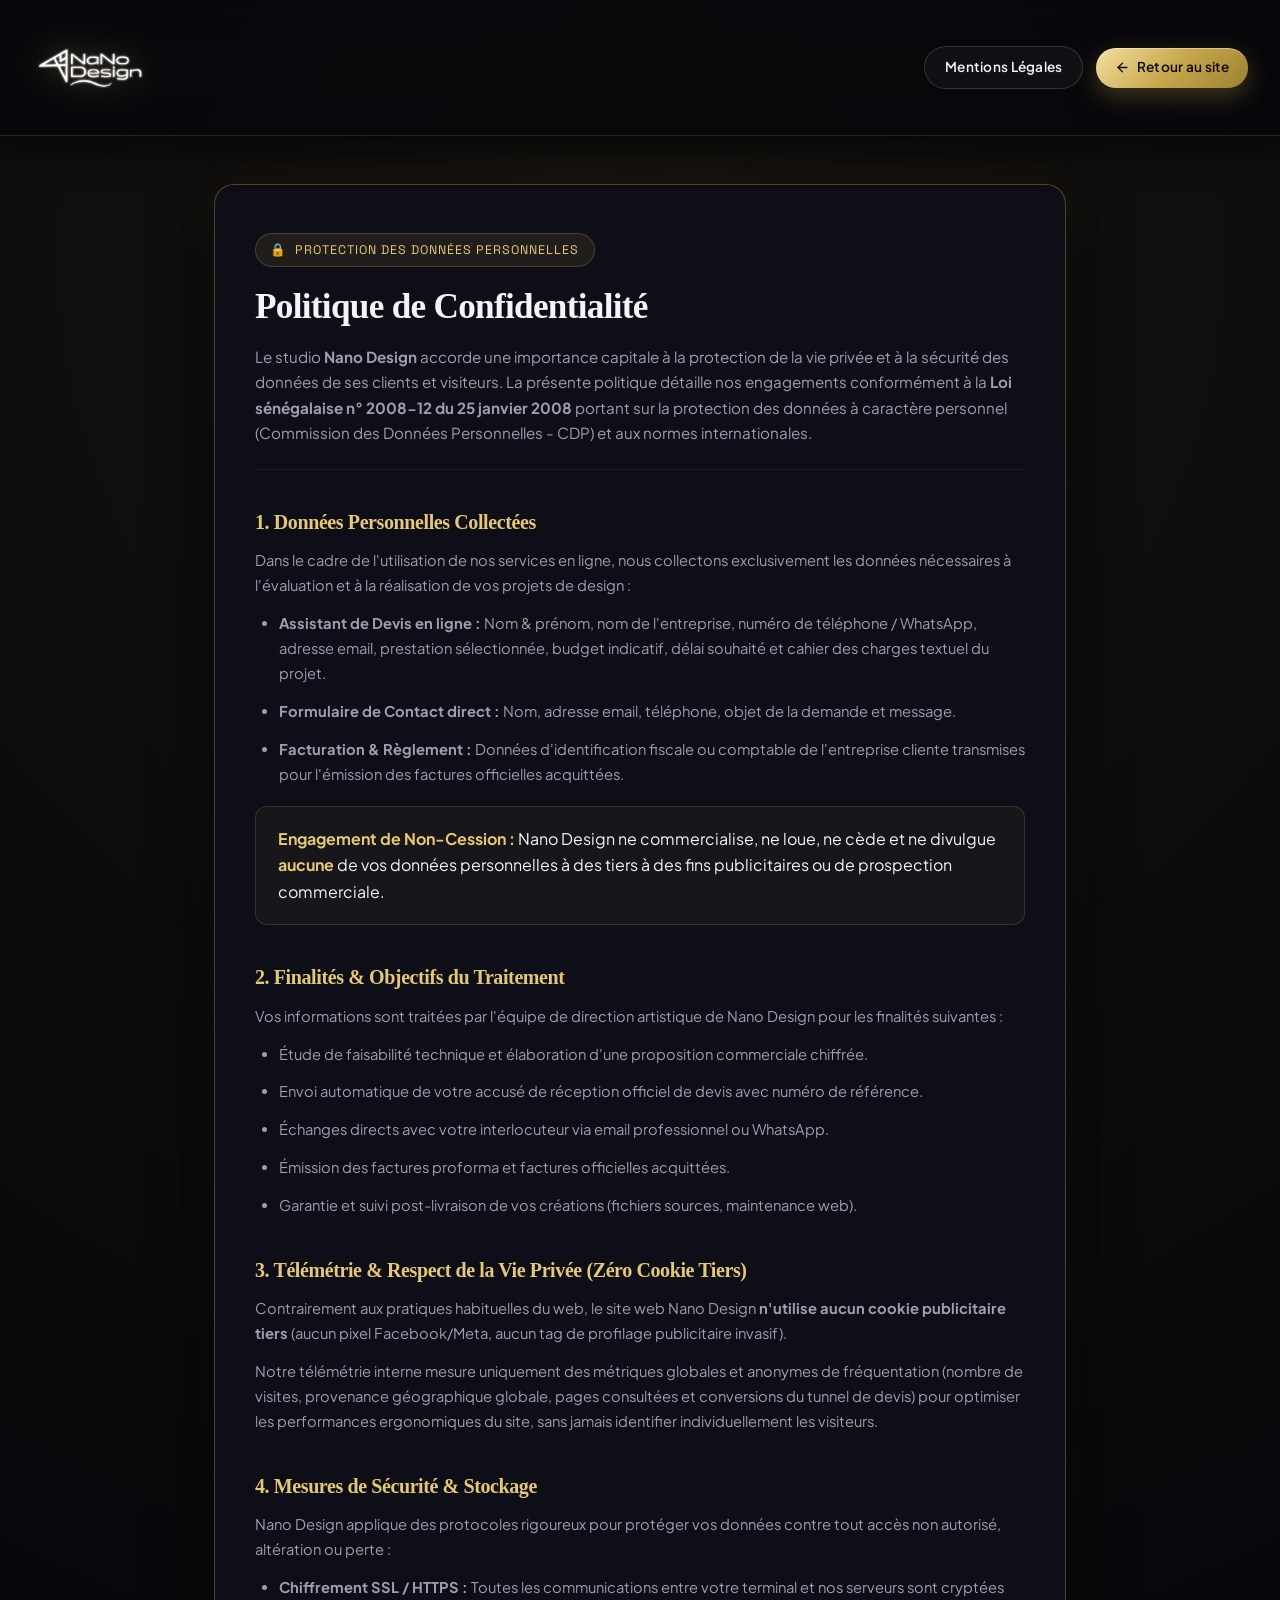
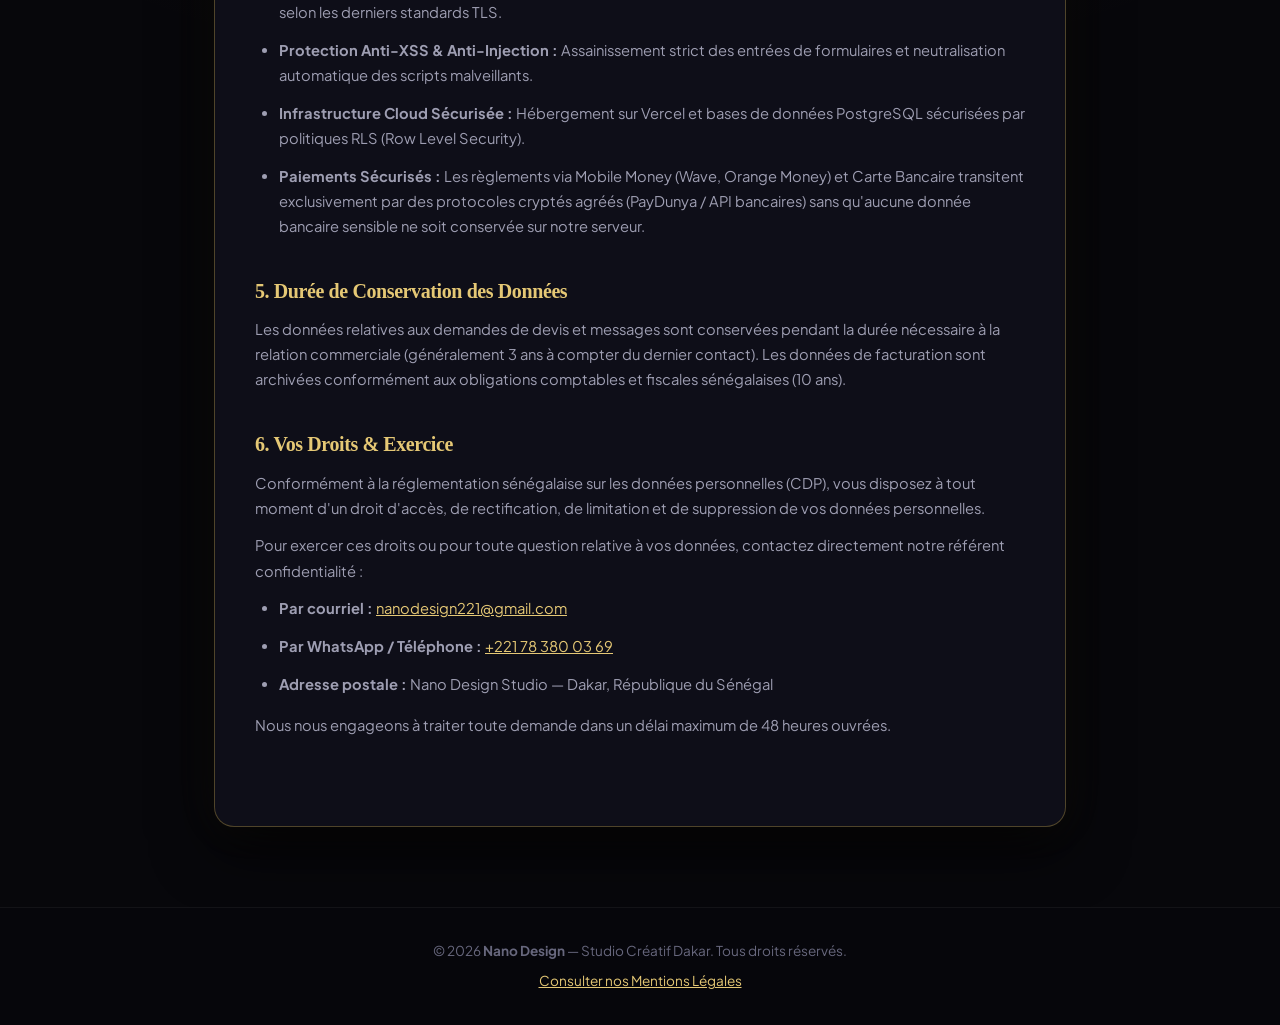
<file: confidentialite.html>
<!DOCTYPE html>
<html lang="fr">
<head>
  <meta charset="UTF-8">
  <meta name="viewport" content="width=device-width, initial-scale=1.0">
  <title>Politique de Confidentialité — Nano Design Studio Dakar</title>
  <!-- Favicon / Icône d'onglet navigateur officiel Nano Design -->
  <link rel="icon" type="image/png" sizes="512x512" href="assets/Favicon.png">
  <link rel="shortcut icon" href="assets/Favicon.png">
  <link rel="apple-touch-icon" href="assets/Favicon.png">
  <meta name="description" content="Politique de confidentialité et protection des données personnelles de Nano Design Studio (Dakar, Sénégal), conforme à la loi sénégalaise CDP.">
  <meta name="robots" content="index, follow">

  <!-- Google Fonts -->
  <link rel="preconnect" href="https://fonts.googleapis.com">
  <link rel="preconnect" href="https://fonts.gstatic.com" crossorigin>
  <link href="https://fonts.googleapis.com/css2?family=Plus+Jakarta+Sans:wght@400;500;600;700&family=Space+Grotesk:wght@400;500;600;700&family=Syne:wght@600;700;800&display=swap" rel="stylesheet">

  <link rel="stylesheet" href="css/style.css?v=3.6">

  <style>
    body.privacy-page {
      background: radial-gradient(circle at 50% 10%, rgba(201, 168, 76, 0.07) 0%, transparent 60%), #07070B;
      color: var(--text-primary);
      min-height: 100vh;
      display: flex;
      flex-direction: column;
    }

    .privacy-nav-header {
      padding: 0.6rem 0;
      border-bottom: 1px solid rgba(201, 168, 76, 0.18);
      background: rgba(8, 8, 12, 0.94);
      backdrop-filter: blur(20px);
      position: sticky;
      top: 0;
      z-index: 1000;
      box-shadow: 0 10px 30px rgba(0, 0, 0, 0.6);
      transition: all var(--transition-normal);
    }

    .privacy-nav-header .header-inner {
      display: flex;
      align-items: center;
      justify-content: space-between;
      gap: 1.5rem;
    }

    .privacy-header-actions {
      display: flex;
      gap: 0.8rem;
      align-items: center;
    }

    .privacy-back-btn {
      white-space: nowrap;
      display: inline-flex;
      align-items: center;
      gap: 0.45rem;
      padding: 0.55rem 1.15rem;
    }

    .btn-text-mobile {
      display: none;
    }

    .privacy-container {
      max-width: 900px;
      margin: 3rem auto 5rem;
      padding: 0 1.5rem;
      flex-grow: 1;
    }

    .privacy-card {
      background: #0E0E18;
      border: 1px solid var(--border-gold);
      border-radius: var(--radius-lg);
      padding: 3rem 2.5rem;
      box-shadow: 0 20px 60px rgba(0, 0, 0, 0.8), 0 0 40px rgba(201, 168, 76, 0.08);
    }

    .privacy-badge {
      display: inline-flex;
      align-items: center;
      gap: 0.5rem;
      font-family: var(--font-tech);
      font-size: 0.78rem;
      color: var(--gold-light);
      background: rgba(201, 168, 76, 0.1);
      border: 1px solid rgba(201, 168, 76, 0.25);
      padding: 0.35rem 0.9rem;
      border-radius: var(--radius-full);
      text-transform: uppercase;
      letter-spacing: 0.08em;
      margin-bottom: 1.2rem;
    }

    .privacy-title {
      font-family: var(--font-display);
      font-size: 2.2rem;
      font-weight: 800;
      color: var(--text-primary);
      margin-bottom: 1rem;
      line-height: 1.2;
    }

    .privacy-subtitle {
      color: var(--text-secondary);
      font-size: 0.95rem;
      margin-bottom: 2.5rem;
      padding-bottom: 1.5rem;
      border-bottom: 1px solid rgba(255, 255, 255, 0.06);
    }

    .privacy-section {
      margin-bottom: 2.5rem;
    }

    .privacy-section h3 {
      font-family: var(--font-display);
      font-size: 1.25rem;
      color: var(--gold-light);
      margin-bottom: 0.9rem;
      display: flex;
      align-items: center;
      gap: 0.6rem;
    }

    .privacy-section p, .privacy-section li {
      font-size: 0.92rem;
      color: var(--text-secondary);
      line-height: 1.7;
      margin-bottom: 0.8rem;
    }

    .privacy-section ul {
      padding-left: 1.5rem;
      margin-bottom: 1rem;
    }

    .privacy-highlight-box {
      background: rgba(201, 168, 76, 0.05);
      border: 1px solid rgba(201, 168, 76, 0.2);
      border-radius: var(--radius-md);
      padding: 1.2rem 1.4rem;
      margin: 1.2rem 0;
    }

    .privacy-highlight-box strong {
      color: var(--gold-light);
    }

    .privacy-footer {
      border-top: 1px solid rgba(255, 255, 255, 0.05);
      padding: 2rem;
      text-align: center;
      color: var(--text-muted);
      font-size: 0.85rem;
      background: rgba(7, 7, 11, 0.95);
    }

    @media (max-width: 640px) {
      .privacy-nav-header {
        padding: 0.35rem 0;
      }
      .privacy-other-btn {
        display: none !important;
      }
      .btn-text-desktop {
        display: none;
      }
      .btn-text-mobile {
        display: inline;
      }
      .privacy-back-btn {
        padding: 0.48rem 0.95rem;
        font-size: 0.82rem;
        min-height: 38px;
        border-radius: var(--radius-full);
      }
      .privacy-container {
        margin: 1.5rem auto 3.5rem;
        padding: 0 1rem;
      }
      .privacy-card {
        padding: 1.8rem 1.2rem;
        border-radius: var(--radius-md);
      }
      .privacy-title {
        font-size: 1.65rem;
      }
      .privacy-subtitle {
        font-size: 0.88rem;
        margin-bottom: 1.8rem;
        padding-bottom: 1.2rem;
      }
    }
  </style>
</head>
<body class="privacy-page">

  <!-- Header Navigation -->
  <header class="privacy-nav-header">
    <div class="container header-inner">
      <a href="index.html#accueil" class="brand-logo" aria-label="Nano Design — Accueil" title="Retour à l'accueil Nano Design">
        <img src="assets/Logo.png" alt="Nano Design Studio" class="brand-logo-img" onerror="this.onerror=null; this.src='assets/logo.png';">
      </a>
      <div class="privacy-header-actions">
        <a href="mentions-legales.html" class="btn btn-secondary btn-sm privacy-other-btn">Mentions Légales</a>
        <a href="index.html#accueil" class="btn btn-primary btn-sm privacy-back-btn">
          <svg width="15" height="15" viewBox="0 0 24 24" fill="none" stroke="currentColor" stroke-width="2.2" stroke-linecap="round" stroke-linejoin="round">
            <line x1="19" y1="12" x2="5" y2="12"></line>
            <polyline points="12 19 5 12 12 5"></polyline>
          </svg>
          <span class="btn-text-desktop">Retour au site</span>
          <span class="btn-text-mobile">Retour</span>
        </a>
      </div>
    </div>
  </header>

  <!-- Main Privacy Container -->
  <main class="privacy-container">
    <div class="privacy-card">
      <div class="privacy-badge">
        <span>🔒</span> Protection des Données Personnelles
      </div>
      <h1 class="privacy-title">Politique de Confidentialité</h1>
      <p class="privacy-subtitle">
        Le studio <strong>Nano Design</strong> accorde une importance capitale à la protection de la vie privée et à la sécurité des données de ses clients et visiteurs. La présente politique détaille nos engagements conformément à la <strong>Loi sénégalaise n° 2008-12 du 25 janvier 2008</strong> portant sur la protection des données à caractère personnel (Commission des Données Personnelles - CDP) et aux normes internationales.
      </p>

      <!-- 1. Données Collectées -->
      <section class="privacy-section">
        <h3>1. Données Personnelles Collectées</h3>
        <p>Dans le cadre de l'utilisation de nos services en ligne, nous collectons exclusivement les données nécessaires à l'évaluation et à la réalisation de vos projets de design :</p>
        <ul>
          <li><strong>Assistant de Devis en ligne :</strong> Nom & prénom, nom de l'entreprise, numéro de téléphone / WhatsApp, adresse email, prestation sélectionnée, budget indicatif, délai souhaité et cahier des charges textuel du projet.</li>
          <li><strong>Formulaire de Contact direct :</strong> Nom, adresse email, téléphone, objet de la demande et message.</li>
          <li><strong>Facturation & Règlement :</strong> Données d'identification fiscale ou comptable de l'entreprise cliente transmises pour l'émission des factures officielles acquittées.</li>
        </ul>

        <div class="privacy-highlight-box">
          <strong>Engagement de Non-Cession :</strong> Nano Design ne commercialise, ne loue, ne cède et ne divulgue <strong>aucune</strong> de vos données personnelles à des tiers à des fins publicitaires ou de prospection commerciale.
        </div>
      </section>

      <!-- 2. Finalités du Traitement -->
      <section class="privacy-section">
        <h3>2. Finalités & Objectifs du Traitement</h3>
        <p>Vos informations sont traitées par l'équipe de direction artistique de Nano Design pour les finalités suivantes :</p>
        <ul>
          <li>Étude de faisabilité technique et élaboration d'une proposition commerciale chiffrée.</li>
          <li>Envoi automatique de votre accusé de réception officiel de devis avec numéro de référence.</li>
          <li>Échanges directs avec votre interlocuteur via email professionnel ou WhatsApp.</li>
          <li>Émission des factures proforma et factures officielles acquittées.</li>
          <li>Garantie et suivi post-livraison de vos créations (fichiers sources, maintenance web).</li>
        </ul>
      </section>

      <!-- 3. Télémétrie & Cookies -->
      <section class="privacy-section">
        <h3>3. Télémétrie & Respect de la Vie Privée (Zéro Cookie Tiers)</h3>
        <p>
          Contrairement aux pratiques habituelles du web, le site web Nano Design <strong>n'utilise aucun cookie publicitaire tiers</strong> (aucun pixel Facebook/Meta, aucun tag de profilage publicitaire invasif).
        </p>
        <p>
          Notre télémétrie interne mesure uniquement des métriques globales et anonymes de fréquentation (nombre de visites, provenance géographique globale, pages consultées et conversions du tunnel de devis) pour optimiser les performances ergonomiques du site, sans jamais identifier individuellement les visiteurs.
        </p>
      </section>

      <!-- 4. Sécurité des Données -->
      <section class="privacy-section">
        <h3>4. Mesures de Sécurité & Stockage</h3>
        <p>
          Nano Design applique des protocoles rigoureux pour protéger vos données contre tout accès non autorisé, altération ou perte :
        </p>
        <ul>
          <li><strong>Chiffrement SSL / HTTPS :</strong> Toutes les communications entre votre terminal et nos serveurs sont cryptées selon les derniers standards TLS.</li>
          <li><strong>Protection Anti-XSS & Anti-Injection :</strong> Assainissement strict des entrées de formulaires et neutralisation automatique des scripts malveillants.</li>
          <li><strong>Infrastructure Cloud Sécurisée :</strong> Hébergement sur Vercel et bases de données PostgreSQL sécurisées par politiques RLS (Row Level Security).</li>
          <li><strong>Paiements Sécurisés :</strong> Les règlements via Mobile Money (Wave, Orange Money) et Carte Bancaire transitent exclusivement par des protocoles cryptés agréés (PayDunya / API bancaires) sans qu'aucune donnée bancaire sensible ne soit conservée sur notre serveur.</li>
        </ul>
      </section>

      <!-- 5. Durée de Conservation -->
      <section class="privacy-section">
        <h3>5. Durée de Conservation des Données</h3>
        <p>
          Les données relatives aux demandes de devis et messages sont conservées pendant la durée nécessaire à la relation commerciale (généralement 3 ans à compter du dernier contact). Les données de facturation sont archivées conformément aux obligations comptables et fiscales sénégalaises (10 ans).
        </p>
      </section>

      <!-- 6. Vos Droits -->
      <section class="privacy-section">
        <h3>6. Vos Droits & Exercice</h3>
        <p>
          Conformément à la réglementation sénégalaise sur les données personnelles (CDP), vous disposez à tout moment d'un droit d'accès, de rectification, de limitation et de suppression de vos données personnelles.
        </p>
        <p>
          Pour exercer ces droits ou pour toute question relative à vos données, contactez directement notre référent confidentialité :
        </p>
        <ul>
          <li><strong>Par courriel :</strong> <a href="mailto:nanodesign221@gmail.com" style="color: var(--gold-light); text-decoration: underline;">nanodesign221@gmail.com</a></li>
          <li><strong>Par WhatsApp / Téléphone :</strong> <a href="https://wa.me/221783800369" style="color: var(--gold-light); text-decoration: underline;">+221 78 380 03 69</a></li>
          <li><strong>Adresse postale :</strong> Nano Design Studio — Dakar, République du Sénégal</li>
        </ul>
        <p>Nous nous engageons à traiter toute demande dans un délai maximum de 48 heures ouvrées.</p>
      </section>
    </div>
  </main>

  <!-- Footer -->
  <footer class="privacy-footer">
    © 2026 <strong>Nano Design</strong> — Studio Créatif Dakar. Tous droits réservés.<br>
    <a href="mentions-legales.html" style="color: var(--gold-light); text-decoration: underline; margin-top: 0.5rem; display: inline-block;">Consulter nos Mentions Légales</a>
  </footer>

</body>
</html>
</file>
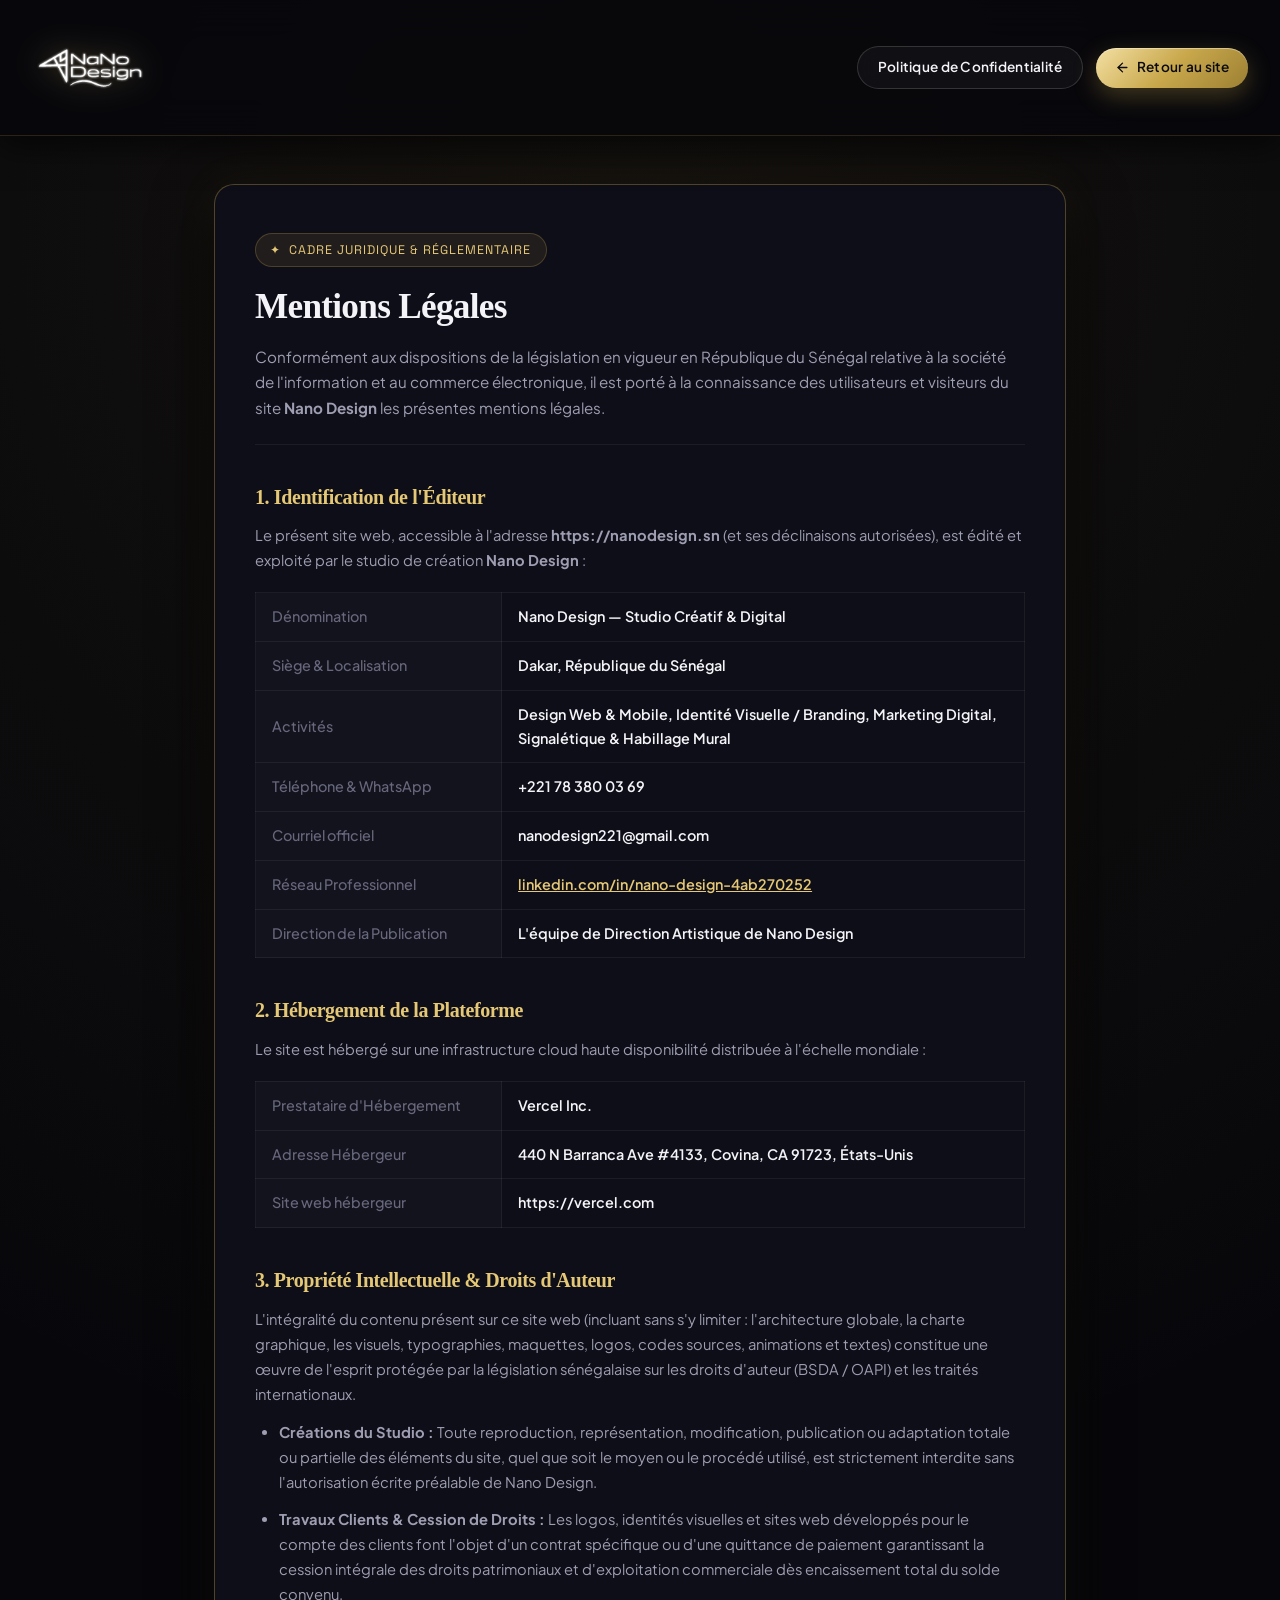
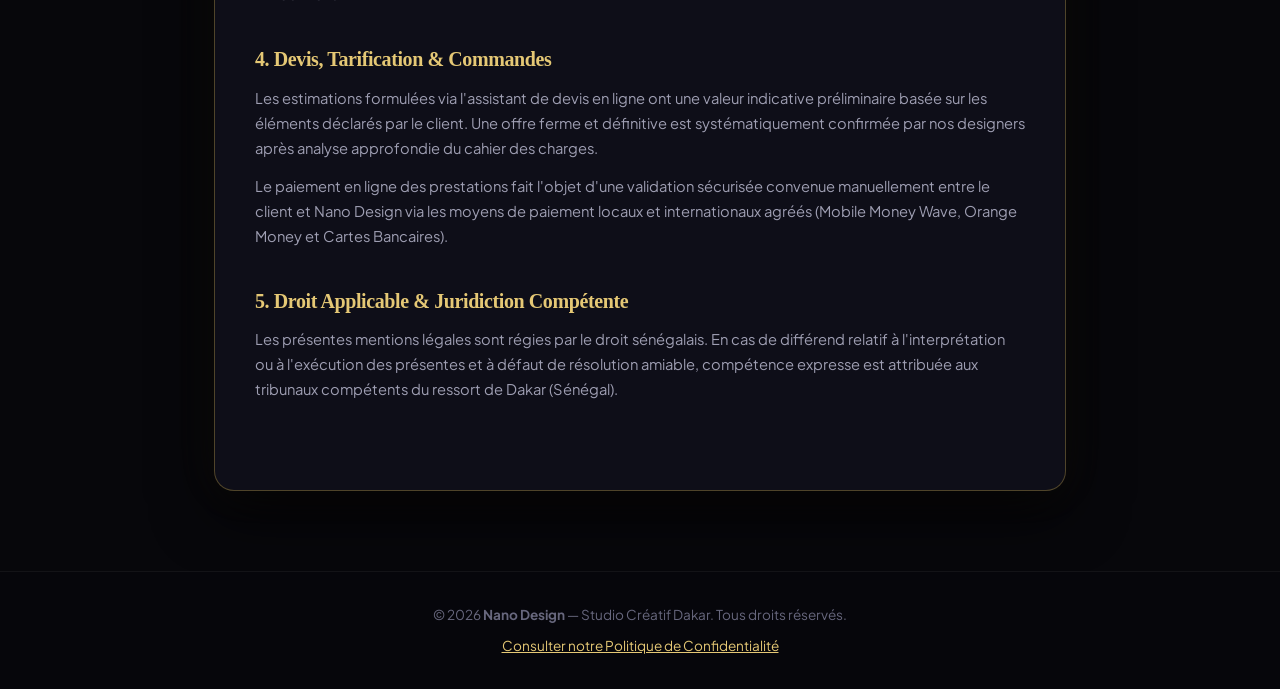
<file: mentions-legales.html>
<!DOCTYPE html>
<html lang="fr">
<head>
  <meta charset="UTF-8">
  <meta name="viewport" content="width=device-width, initial-scale=1.0">
  <title>Mentions Légales — Nano Design Studio Dakar</title>
  <!-- Favicon / Icône d'onglet navigateur officiel Nano Design -->
  <link rel="icon" type="image/png" sizes="512x512" href="assets/Favicon.png">
  <link rel="shortcut icon" href="assets/Favicon.png">
  <link rel="apple-touch-icon" href="assets/Favicon.png">
  <meta name="description" content="Mentions légales, identification de l'éditeur et conditions générales d'utilisation du site web Nano Design Studio (Dakar, Sénégal).">
  <meta name="robots" content="index, follow">

  <!-- Google Fonts -->
  <link rel="preconnect" href="https://fonts.googleapis.com">
  <link rel="preconnect" href="https://fonts.gstatic.com" crossorigin>
  <link href="https://fonts.googleapis.com/css2?family=Plus+Jakarta+Sans:wght@400;500;600;700&family=Space+Grotesk:wght@400;500;600;700&family=Syne:wght@600;700;800&display=swap" rel="stylesheet">

  <link rel="stylesheet" href="css/style.css?v=3.6">

  <style>
    body.legal-page {
      background: radial-gradient(circle at 50% 10%, rgba(201, 168, 76, 0.07) 0%, transparent 60%), #07070B;
      color: var(--text-primary);
      min-height: 100vh;
      display: flex;
      flex-direction: column;
    }

    .legal-nav-header {
      padding: 0.6rem 0;
      border-bottom: 1px solid rgba(201, 168, 76, 0.18);
      background: rgba(8, 8, 12, 0.94);
      backdrop-filter: blur(20px);
      position: sticky;
      top: 0;
      z-index: 1000;
      box-shadow: 0 10px 30px rgba(0, 0, 0, 0.6);
      transition: all var(--transition-normal);
    }

    .legal-nav-header .header-inner {
      display: flex;
      align-items: center;
      justify-content: space-between;
      gap: 1.5rem;
    }

    .legal-header-actions {
      display: flex;
      gap: 0.8rem;
      align-items: center;
    }

    .legal-back-btn {
      white-space: nowrap;
      display: inline-flex;
      align-items: center;
      gap: 0.45rem;
      padding: 0.55rem 1.15rem;
    }

    .btn-text-mobile {
      display: none;
    }

    .legal-container {
      max-width: 900px;
      margin: 3rem auto 5rem;
      padding: 0 1.5rem;
      flex-grow: 1;
    }

    .legal-card {
      background: #0E0E18;
      border: 1px solid var(--border-gold);
      border-radius: var(--radius-lg);
      padding: 3rem 2.5rem;
      box-shadow: 0 20px 60px rgba(0, 0, 0, 0.8), 0 0 40px rgba(201, 168, 76, 0.08);
    }

    .legal-badge {
      display: inline-flex;
      align-items: center;
      gap: 0.5rem;
      font-family: var(--font-tech);
      font-size: 0.78rem;
      color: var(--gold-light);
      background: rgba(201, 168, 76, 0.1);
      border: 1px solid rgba(201, 168, 76, 0.25);
      padding: 0.35rem 0.9rem;
      border-radius: var(--radius-full);
      text-transform: uppercase;
      letter-spacing: 0.08em;
      margin-bottom: 1.2rem;
    }

    .legal-title {
      font-family: var(--font-display);
      font-size: 2.2rem;
      font-weight: 800;
      color: var(--text-primary);
      margin-bottom: 1rem;
      line-height: 1.2;
    }

    .legal-subtitle {
      color: var(--text-secondary);
      font-size: 0.95rem;
      margin-bottom: 2.5rem;
      padding-bottom: 1.5rem;
      border-bottom: 1px solid rgba(255, 255, 255, 0.06);
    }

    .legal-section {
      margin-bottom: 2.5rem;
    }

    .legal-section h3 {
      font-family: var(--font-display);
      font-size: 1.25rem;
      color: var(--gold-light);
      margin-bottom: 0.9rem;
      display: flex;
      align-items: center;
      gap: 0.6rem;
    }

    .legal-section p, .legal-section li {
      font-size: 0.92rem;
      color: var(--text-secondary);
      line-height: 1.7;
      margin-bottom: 0.8rem;
    }

    .legal-section ul {
      padding-left: 1.5rem;
      margin-bottom: 1rem;
    }

    .legal-info-table {
      width: 100%;
      border-collapse: collapse;
      margin: 1.2rem 0;
      font-size: 0.9rem;
    }

    .legal-info-table td {
      padding: 0.75rem 1rem;
      border: 1px solid rgba(255, 255, 255, 0.06);
    }

    .legal-info-table td.label-col {
      background: rgba(255, 255, 255, 0.02);
      color: var(--text-muted);
      width: 32%;
      font-weight: 500;
    }

    .legal-info-table td.val-col {
      color: var(--text-primary);
      font-weight: 600;
    }

    @media (max-width: 640px) {
      .legal-nav-header {
        padding: 0.35rem 0;
      }
      .legal-other-btn {
        display: none !important;
      }
      .btn-text-desktop {
        display: none;
      }
      .btn-text-mobile {
        display: inline;
      }
      .legal-back-btn {
        padding: 0.48rem 0.95rem;
        font-size: 0.82rem;
        min-height: 38px;
        border-radius: var(--radius-full);
      }
      .legal-container {
        margin: 1.5rem auto 3.5rem;
        padding: 0 1rem;
      }
      .legal-card {
        padding: 1.8rem 1.2rem;
        border-radius: var(--radius-md);
      }
      .legal-title {
        font-size: 1.65rem;
      }
      .legal-subtitle {
        font-size: 0.88rem;
        margin-bottom: 1.8rem;
        padding-bottom: 1.2rem;
      }
      .legal-info-table, 
      .legal-info-table tbody, 
      .legal-info-table tr, 
      .legal-info-table td {
        display: block;
        width: 100%;
      }
      .legal-info-table tr {
        margin-bottom: 0.75rem;
        border: 1px solid rgba(255, 255, 255, 0.08);
        border-radius: var(--radius-sm);
        overflow: hidden;
      }
      .legal-info-table td {
        border: none;
        padding: 0.55rem 0.85rem;
      }
      .legal-info-table td.label-col {
        width: 100%;
        font-size: 0.75rem;
        text-transform: uppercase;
        letter-spacing: 0.06em;
        background: rgba(255, 255, 255, 0.04);
        border-bottom: 1px solid rgba(255, 255, 255, 0.04);
      }
      .legal-info-table td.val-col {
        font-size: 0.88rem;
        word-break: break-word;
      }
    }

    .legal-footer {
      border-top: 1px solid rgba(255, 255, 255, 0.05);
      padding: 2rem;
      text-align: center;
      color: var(--text-muted);
      font-size: 0.85rem;
      background: rgba(7, 7, 11, 0.95);
    }
  </style>
</head>
<body class="legal-page">

  <!-- Header Navigation -->
  <header class="legal-nav-header">
    <div class="container header-inner">
      <a href="index.html#accueil" class="brand-logo" aria-label="Nano Design — Accueil" title="Retour à l'accueil Nano Design">
        <img src="assets/Logo.png" alt="Nano Design Studio" class="brand-logo-img" onerror="this.onerror=null; this.src='assets/logo.png';">
      </a>
      <div class="legal-header-actions">
        <a href="confidentialite.html" class="btn btn-secondary btn-sm legal-other-btn">Politique de Confidentialité</a>
        <a href="index.html#accueil" class="btn btn-primary btn-sm legal-back-btn">
          <svg width="15" height="15" viewBox="0 0 24 24" fill="none" stroke="currentColor" stroke-width="2.2" stroke-linecap="round" stroke-linejoin="round">
            <line x1="19" y1="12" x2="5" y2="12"></line>
            <polyline points="12 19 5 12 12 5"></polyline>
          </svg>
          <span class="btn-text-desktop">Retour au site</span>
          <span class="btn-text-mobile">Retour</span>
        </a>
      </div>
    </div>
  </header>

  <!-- Main Legal Container -->
  <main class="legal-container">
    <div class="legal-card">
      <div class="legal-badge">
        <span>✦</span> Cadre Juridique & Réglementaire
      </div>
      <h1 class="legal-title">Mentions Légales</h1>
      <p class="legal-subtitle">
        Conformément aux dispositions de la législation en vigueur en République du Sénégal relative à la société de l'information et au commerce électronique, il est porté à la connaissance des utilisateurs et visiteurs du site <strong>Nano Design</strong> les présentes mentions légales.
      </p>

      <!-- 1. Éditeur du Site -->
      <section class="legal-section">
        <h3>1. Identification de l'Éditeur</h3>
        <p>Le présent site web, accessible à l'adresse <strong>https://nanodesign.sn</strong> (et ses déclinaisons autorisées), est édité et exploité par le studio de création <strong>Nano Design</strong> :</p>
        
        <table class="legal-info-table">
          <tr>
            <td class="label-col">Dénomination</td>
            <td class="val-col">Nano Design — Studio Créatif & Digital</td>
          </tr>
          <tr>
            <td class="label-col">Siège & Localisation</td>
            <td class="val-col">Dakar, République du Sénégal</td>
          </tr>
          <tr>
            <td class="label-col">Activités</td>
            <td class="val-col">Design Web & Mobile, Identité Visuelle / Branding, Marketing Digital, Signalétique & Habillage Mural</td>
          </tr>
          <tr>
            <td class="label-col">Téléphone & WhatsApp</td>
            <td class="val-col">+221 78 380 03 69</td>
          </tr>
          <tr>
            <td class="label-col">Courriel officiel</td>
            <td class="val-col">nanodesign221@gmail.com</td>
          </tr>
          <tr>
            <td class="label-col">Réseau Professionnel</td>
            <td class="val-col"><a href="https://www.linkedin.com/in/nano-design-4ab270252" target="_blank" rel="noopener" style="color: var(--gold-light); text-decoration: underline;">linkedin.com/in/nano-design-4ab270252</a></td>
          </tr>
          <tr>
            <td class="label-col">Direction de la Publication</td>
            <td class="val-col">L'équipe de Direction Artistique de Nano Design</td>
          </tr>
        </table>
      </section>

      <!-- 2. Hébergement -->
      <section class="legal-section">
        <h3>2. Hébergement de la Plateforme</h3>
        <p>Le site est hébergé sur une infrastructure cloud haute disponibilité distribuée à l'échelle mondiale :</p>
        <table class="legal-info-table">
          <tr>
            <td class="label-col">Prestataire d'Hébergement</td>
            <td class="val-col">Vercel Inc.</td>
          </tr>
          <tr>
            <td class="label-col">Adresse Hébergeur</td>
            <td class="val-col">440 N Barranca Ave #4133, Covina, CA 91723, États-Unis</td>
          </tr>
          <tr>
            <td class="label-col">Site web hébergeur</td>
            <td class="val-col">https://vercel.com</td>
          </tr>
        </table>
      </section>

      <!-- 3. Propriété Intellectuelle -->
      <section class="legal-section">
        <h3>3. Propriété Intellectuelle & Droits d'Auteur</h3>
        <p>
          L'intégralité du contenu présent sur ce site web (incluant sans s'y limiter : l'architecture globale, la charte graphique, les visuels, typographies, maquettes, logos, codes sources, animations et textes) constitue une œuvre de l'esprit protégée par la législation sénégalaise sur les droits d'auteur (BSDA / OAPI) et les traités internationaux.
        </p>
        <ul>
          <li><strong>Créations du Studio :</strong> Toute reproduction, représentation, modification, publication ou adaptation totale ou partielle des éléments du site, quel que soit le moyen ou le procédé utilisé, est strictement interdite sans l'autorisation écrite préalable de Nano Design.</li>
          <li><strong>Travaux Clients & Cession de Droits :</strong> Les logos, identités visuelles et sites web développés pour le compte des clients font l'objet d'un contrat spécifique ou d'une quittance de paiement garantissant la cession intégrale des droits patrimoniaux et d'exploitation commerciale dès encaissement total du solde convenu.</li>
        </ul>
      </section>

      <!-- 4. Services et Devis en Ligne -->
      <section class="legal-section">
        <h3>4. Devis, Tarification & Commandes</h3>
        <p>
          Les estimations formulées via l'assistant de devis en ligne ont une valeur indicative préliminaire basée sur les éléments déclarés par le client. Une offre ferme et définitive est systématiquement confirmée par nos designers après analyse approfondie du cahier des charges.
        </p>
        <p>
          Le paiement en ligne des prestations fait l'objet d'une validation sécurisée convenue manuellement entre le client et Nano Design via les moyens de paiement locaux et internationaux agréés (Mobile Money Wave, Orange Money et Cartes Bancaires).
        </p>
      </section>

      <!-- 5. Droit Applicable -->
      <section class="legal-section">
        <h3>5. Droit Applicable & Juridiction Compétente</h3>
        <p>
          Les présentes mentions légales sont régies par le droit sénégalais. En cas de différend relatif à l'interprétation ou à l'exécution des présentes et à défaut de résolution amiable, compétence expresse est attribuée aux tribunaux compétents du ressort de Dakar (Sénégal).
        </p>
      </section>
    </div>
  </main>

  <!-- Footer -->
  <footer class="legal-footer">
    © 2026 <strong>Nano Design</strong> — Studio Créatif Dakar. Tous droits réservés.<br>
    <a href="confidentialite.html" style="color: var(--gold-light); text-decoration: underline; margin-top: 0.5rem; display: inline-block;">Consulter notre Politique de Confidentialité</a>
  </footer>

</body>
</html>
</file>
<file: css/style.css>
/* ==========================================================================
   NANO DESIGN — STUDIO CRÉATIF DAKAR
   Design System : Preset B — "Luxe de Minuit" (Éditorial Sombre & Laiton Doré)
   ========================================================================== */

:root {
  /* Palette de Couleurs "Luxe de Minuit" */
  --bg-primary: #08080C;
  --bg-secondary: #0D0D14;
  --bg-card: #12121D;
  --bg-card-hover: #171725;
  --bg-surface: rgba(255, 255, 255, 0.03);
  --bg-surface-elevated: rgba(255, 255, 255, 0.06);

  /* Accents Or & Champagne */
  --gold-primary: #C9A84C;
  --gold-light: #E5C875;
  --gold-dim: #9C8033;
  --gold-glow: rgba(201, 168, 76, 0.25);
  --gold-gradient: linear-gradient(135deg, #F3E0A3 0%, #C9A84C 50%, #9C8033 100%);
  --gold-gradient-subtle: linear-gradient(135deg, rgba(201, 168, 76, 0.15) 0%, rgba(201, 168, 76, 0.03) 100%);

  /* Nuances de Texte & Contraste */
  --text-primary: #F4F4F8;
  --text-secondary: #9E9EB2;
  --text-muted: #67677D;
  --text-inverse: #08080C;

  /* Bordures et Lignes Précises */
  --border-subtle: rgba(255, 255, 255, 0.08);
  --border-medium: rgba(255, 255, 255, 0.15);
  --border-gold: rgba(201, 168, 76, 0.35);
  --border-gold-glow: rgba(201, 168, 76, 0.6);

  /* Typographie */
  --font-display: 'Playfair Display', Georgia, serif;
  --font-accent: 'Syne', sans-serif;
  --font-body: 'Plus Jakarta Sans', system-ui, -apple-system, sans-serif;
  --font-tech: 'Space Grotesk', monospace;

  /* Effets & Transitions */
  --glass-bg: rgba(14, 14, 22, 0.75);
  --glass-blur: blur(20px);
  --glass-border: 1px solid rgba(201, 168, 76, 0.18);
  --shadow-sm: 0 4px 12px rgba(0, 0, 0, 0.4);
  --shadow-md: 0 12px 30px rgba(0, 0, 0, 0.6);
  --shadow-lg: 0 24px 60px rgba(0, 0, 0, 0.8), 0 0 40px rgba(201, 168, 76, 0.1);
  --transition-fast: 0.2s cubic-bezier(0.16, 1, 0.3, 1);
  --transition-normal: 0.35s cubic-bezier(0.16, 1, 0.3, 1);
  --transition-slow: 0.6s cubic-bezier(0.16, 1, 0.3, 1);

  /* Espacements */
  --container-max: 1280px;
  --radius-sm: 6px;
  --radius-md: 12px;
  --radius-lg: 20px;
  --radius-full: 9999px;
}

/* Base & Reset */
*, *::before, *::after {
  box-sizing: border-box;
  margin: 0;
  padding: 0;
}

html {
  scroll-behavior: smooth;
  font-size: 16px;
  background-color: var(--bg-primary);
  color: var(--text-primary);
  -webkit-font-smoothing: antialiased;
  -moz-osx-font-smoothing: grayscale;
}

body {
  font-family: var(--font-body);
  line-height: 1.65;
  color: var(--text-primary);
  background: radial-gradient(circle at 50% 0%, rgba(201, 168, 76, 0.08) 0%, transparent 45%),
              radial-gradient(circle at 85% 30%, rgba(201, 168, 76, 0.04) 0%, transparent 35%),
              var(--bg-primary);
  background-attachment: fixed;
  overflow-x: hidden;
  min-height: 100vh;
}

::selection {
  background: var(--gold-primary);
  color: var(--bg-primary);
}

/* Custom Scrollbar (Desktop uniquement) */
@media (min-width: 769px) {
  ::-webkit-scrollbar {
    width: 6px;
  }
  ::-webkit-scrollbar-track {
    background: var(--bg-primary);
  }
  ::-webkit-scrollbar-thumb {
    background: rgba(201, 168, 76, 0.25);
    border-radius: 4px;
  }
  ::-webkit-scrollbar-thumb:hover {
    background: var(--gold-primary);
  }
}

/* Masquer les scrollbars sur mobile pour une navigation tactile 100% fluide et épurée */
@media (max-width: 768px) {
  html, body, div, section, main, article, aside, ul, ol {
    scrollbar-width: none !important;
    -ms-overflow-style: none !important;
  }
  ::-webkit-scrollbar {
    display: none !important;
    width: 0 !important;
    height: 0 !important;
    background: transparent !important;
  }
}

/* Typographie Utilitaires */
h1, h2, h3, h4, h5, h6 {
  font-family: var(--font-accent);
  color: var(--text-primary);
  font-weight: 700;
  letter-spacing: -0.02em;
  line-height: 1.2;
}

.font-serif {
  font-family: var(--font-display);
  font-weight: 400;
  font-style: italic;
}

.text-gold {
  color: var(--gold-primary);
}

.text-gold-gradient {
  background: var(--gold-gradient);
  -webkit-background-clip: text;
  -webkit-text-fill-color: transparent;
  display: inline-block;
}

p {
  color: var(--text-secondary);
  font-size: 1.05rem;
}

a {
  color: inherit;
  text-decoration: none;
  transition: color var(--transition-fast);
}

img {
  max-width: 100%;
  display: block;
  height: auto;
}

button, input, textarea, select {
  font-family: inherit;
  font-size: inherit;
  color: inherit;
}

/* Layout Utilities */
.container {
  width: 100%;
  max-width: var(--container-max);
  margin-left: auto;
  margin-right: auto;
  padding-left: 2rem;
  padding-right: 2rem;
}

@media (max-width: 768px) {
  .container {
    padding-left: 1.25rem;
    padding-right: 1.25rem;
  }
}

.section-padding {
  padding: 7rem 0;
  position: relative;
}

@media (max-width: 768px) {
  .section-padding {
    padding: 4.5rem 0;
  }
}

/* Badges & Eyebrows */
.eyebrow-badge {
  display: inline-flex;
  align-items: center;
  gap: 0.5rem;
  padding: 0.35rem 1rem;
  border-radius: var(--radius-full);
  background: var(--gold-gradient-subtle);
  border: 1px solid var(--border-gold);
  font-family: var(--font-tech);
  font-size: 0.8rem;
  text-transform: uppercase;
  letter-spacing: 0.12em;
  color: var(--gold-light);
  margin-bottom: 1.25rem;
  box-shadow: 0 0 20px rgba(201, 168, 76, 0.15);
}

.eyebrow-badge .dot {
  width: 6px;
  height: 6px;
  border-radius: 50%;
  background: var(--gold-primary);
  box-shadow: 0 0 8px var(--gold-primary);
  animation: pulseGold 2s infinite ease-in-out;
}

@keyframes pulseGold {
  0%, 100% { opacity: 0.4; transform: scale(0.9); }
  50% { opacity: 1; transform: scale(1.3); }
}

.section-header {
  text-align: center;
  max-width: 760px;
  margin: 0 auto 4rem auto;
}

.section-header.text-left {
  text-align: left;
  margin-left: 0;
}

.section-title {
  font-size: clamp(2.2rem, 4vw, 3.2rem);
  margin-bottom: 1rem;
  line-height: 1.15;
}

.section-desc {
  font-size: 1.15rem;
  color: var(--text-secondary);
}

/* Boutons de Haute Facture */
.btn {
  display: inline-flex;
  align-items: center;
  justify-content: center;
  gap: 0.65rem;
  padding: 0.95rem 1.9rem;
  border-radius: var(--radius-full);
  font-weight: 600;
  font-size: 0.95rem;
  letter-spacing: 0.02em;
  cursor: pointer;
  transition: all var(--transition-normal);
  border: none;
  position: relative;
  overflow: hidden;
}

.btn-primary {
  background: var(--gold-gradient);
  color: #0B0B0E;
  box-shadow: 0 8px 24px rgba(201, 168, 76, 0.3), inset 0 1px 0 rgba(255, 255, 255, 0.4);
}

.btn-primary:hover {
  transform: translateY(-2px);
  box-shadow: 0 12px 32px rgba(201, 168, 76, 0.5), inset 0 1px 0 rgba(255, 255, 255, 0.6);
  filter: brightness(1.06);
}

.btn-primary::after {
  content: '';
  position: absolute;
  top: 0;
  left: -100%;
  width: 60%;
  height: 100%;
  background: linear-gradient(90deg, transparent, rgba(255, 255, 255, 0.4), transparent);
  transform: skewX(-25deg);
  transition: 0.75s ease;
}

.btn-primary:hover::after {
  left: 140%;
}

.btn-secondary {
  background: rgba(255, 255, 255, 0.04);
  color: var(--text-primary);
  border: 1px solid var(--border-medium);
  backdrop-filter: blur(10px);
}

.btn-secondary:hover {
  background: rgba(255, 255, 255, 0.09);
  border-color: var(--gold-primary);
  color: var(--gold-light);
  transform: translateY(-2px);
}

.btn-outline-gold {
  background: transparent;
  color: var(--gold-light);
  border: 1px solid var(--border-gold);
}

.btn-outline-gold:hover {
  background: var(--gold-gradient-subtle);
  border-color: var(--gold-primary);
  box-shadow: 0 0 20px rgba(201, 168, 76, 0.2);
  transform: translateY(-2px);
}

.btn-sm {
  padding: 0.6rem 1.25rem;
  font-size: 0.85rem;
}

.btn-icon {
  width: 44px;
  height: 44px;
  padding: 0;
  border-radius: 50%;
}

/* Lien d'Action "Voir +" */
.link-more {
  display: inline-flex;
  align-items: center;
  gap: 0.45rem;
  color: var(--gold-light);
  font-weight: 600;
  font-size: 0.95rem;
  letter-spacing: 0.03em;
  padding: 0.3rem 0;
  position: relative;
  cursor: pointer;
  background: none;
  border: none;
}

.link-more::after {
  content: '';
  position: absolute;
  bottom: 0;
  left: 0;
  width: 0%;
  height: 1px;
  background: var(--gold-gradient);
  transition: width var(--transition-normal);
}

.link-more:hover::after {
  width: 100%;
}

.link-more svg {
  transition: transform var(--transition-fast);
}

.link-more:hover svg {
  transform: translateX(4px);
}

/* ==========================================================================
   HEADER & NAVIGATION
   ========================================================================== */
.site-header {
  position: fixed;
  top: 0;
  left: 0;
  width: 100%;
  z-index: 1000;
  transition: all var(--transition-normal);
  padding: 0.8rem 0;
  --header-h: 136px;
}

.site-header.scrolled {
  padding: 0.4rem 0;
  background: rgba(8, 8, 12, 0.94);
  backdrop-filter: blur(20px);
  border-bottom: 1px solid rgba(201, 168, 76, 0.18);
  box-shadow: 0 10px 30px rgba(0, 0, 0, 0.6);
  --header-h: 96px;
}

.header-inner {
  display: flex;
  align-items: center;
  justify-content: space-between;
}

.brand-logo {
  display: inline-flex;
  align-items: center;
  text-decoration: none;
  line-height: 0;
}

.brand-logo-img {
  height: 116px; /* Taille doublée (*2) */
  width: auto;
  max-width: 480px;
  object-fit: contain;
  display: block;
  mix-blend-mode: screen;
  filter: drop-shadow(0 0 1px rgba(255, 255, 255, 0.95)) drop-shadow(0 0 14px rgba(201, 168, 76, 0.4));
  transition: all var(--transition-normal);
}

.site-header.scrolled .brand-logo-img {
  height: 86px;
}

.brand-logo:hover .brand-logo-img {
  transform: scale(1.04);
  filter: drop-shadow(0 0 2px #ffffff) drop-shadow(0 0 22px rgba(201, 168, 76, 0.7));
}

@media (max-width: 1024px) {
  .site-header {
    --header-h: 112px;
  }
  .site-header.scrolled {
    --header-h: 88px;
  }
}

@media (max-width: 768px) {
  .site-header {
    padding: 0.45rem 0;
    --header-h: 96px;
  }
  .site-header.scrolled {
    padding: 0.3rem 0;
    --header-h: 80px;
  }
  .brand-logo-img {
    height: 86px; /* Taille augmentée et valorisée sur tablette */
  }
  .site-header.scrolled .brand-logo-img {
    height: 72px;
  }
}

@media (max-width: 480px) {
  .site-header {
    padding: 0.35rem 0;
    --header-h: 90px;
  }
  .site-header.scrolled {
    padding: 0.25rem 0;
    --header-h: 74px;
  }
  .brand-logo-img {
    height: 80px; /* Taille généreuse et lisible sur smartphone */
  }
  .site-header.scrolled .brand-logo-img {
    height: 66px;
  }
}

@media (max-width: 360px) {
  .site-header {
    padding: 0.25rem 0;
    --header-h: 84px;
  }
  .site-header.scrolled {
    padding: 0.2rem 0;
    --header-h: 70px;
  }
  .brand-logo-img {
    height: 74px;
  }
  .site-header.scrolled .brand-logo-img {
    height: 62px;
  }
}

.logo-title {
  font-family: var(--font-accent);
  font-weight: 800;
  font-size: 1.35rem;
  letter-spacing: 0.06em;
  text-transform: uppercase;
  color: var(--text-primary);
  line-height: 1;
}

.logo-title span {
  color: var(--gold-primary);
}

.logo-sub {
  font-family: var(--font-tech);
  font-size: 0.65rem;
  letter-spacing: 0.22em;
  text-transform: uppercase;
  color: var(--text-muted);
}

/* Nav Menu */
.nav-menu {
  display: flex;
  align-items: center;
  gap: 2.2rem;
  list-style: none;
}

.nav-link {
  font-size: 0.92rem;
  font-weight: 500;
  color: var(--text-secondary);
  transition: color var(--transition-fast);
  position: relative;
  padding: 0.4rem 0;
}

.nav-link:hover, .nav-link.active {
  color: var(--text-primary);
}

.nav-link::after {
  content: '';
  position: absolute;
  bottom: 0;
  left: 50%;
  width: 0;
  height: 2px;
  background: var(--gold-primary);
  transition: all var(--transition-fast);
  transform: translateX(-50%);
}

.nav-link:hover::after, .nav-link.active::after {
  width: 100%;
}

.header-actions {
  display: flex;
  align-items: center;
  gap: 1.2rem;
}

.mobile-menu-toggle {
  display: none;
  background: rgba(255, 255, 255, 0.03);
  border: 1px solid rgba(255, 255, 255, 0.1);
  border-radius: var(--radius-sm);
  color: var(--text-primary);
  cursor: pointer;
  padding: 0.5rem;
  width: 44px;
  height: 44px;
  align-items: center;
  justify-content: center;
  transition: all var(--transition-fast);
}

.mobile-menu-toggle:hover, .mobile-menu-toggle:focus-visible {
  border-color: var(--border-gold);
  color: var(--gold-light);
  background: rgba(201, 168, 76, 0.08);
}

/* Bouton CTA Devis dans le menu mobile */
.nav-menu-cta-item {
  display: none;
}

@media (max-width: 1024px) {
  /* Masquer le bouton Devis du bandeau sur mobile pour aérer le header */
  .header-devis-btn {
    display: none !important;
  }

  .nav-menu {
    position: fixed;
    top: var(--header-h, 76px);
    left: 0;
    width: 100%;
    max-height: calc(100vh - var(--header-h, 76px));
    overflow-y: auto;
    background: rgba(10, 10, 16, 0.98);
    backdrop-filter: blur(25px);
    border-bottom: 1px solid var(--border-gold);
    flex-direction: column;
    padding: 1.8rem 1.5rem;
    gap: 1.2rem;
    transform: translateY(-150%);
    opacity: 0;
    pointer-events: none;
    transition: all var(--transition-normal);
  }

  .nav-menu.is-open {
    transform: translateY(0);
    opacity: 1;
    pointer-events: auto;
  }

  /* Afficher le bouton Devis en pleine largeur dans le menu déroulant mobile */
  .nav-menu-cta-item {
    display: block;
    width: 100%;
    margin-top: 0.4rem;
    padding-top: 1rem;
    border-top: 1px solid rgba(255, 255, 255, 0.08);
  }

  .nav-menu-cta-btn {
    width: 100%;
    justify-content: center;
    padding: 0.9rem 1.4rem;
    font-size: 0.95rem;
    box-shadow: 0 8px 24px rgba(201, 168, 76, 0.35);
  }

  .mobile-menu-toggle {
    display: flex;
  }
}

/* ==========================================================================
   HERO SECTION — Hub d'Immersion
   ========================================================================== */
.hero-section {
  min-height: 100vh;
  padding-top: 10rem;
  padding-bottom: 5rem;
  display: flex;
  align-items: center;
  position: relative;
  overflow: hidden;
}

.hero-glow-1 {
  position: absolute;
  top: 15%;
  left: 50%;
  transform: translateX(-50%);
  width: 600px;
  height: 600px;
  background: radial-gradient(circle, rgba(201, 168, 76, 0.15) 0%, transparent 70%);
  filter: blur(70px);
  pointer-events: none;
  z-index: 0;
}

.hero-glow-2 {
  position: absolute;
  bottom: 10%;
  right: 5%;
  width: 450px;
  height: 450px;
  background: radial-gradient(circle, rgba(140, 110, 40, 0.1) 0%, transparent 65%);
  filter: blur(60px);
  pointer-events: none;
  z-index: 0;
}

.hero-grid {
  display: flex;
  flex-direction: column;
  align-items: center;
  text-align: center;
  max-width: 960px;
  margin: 0 auto;
  position: relative;
  z-index: 1;
}

.hero-content {
  display: flex;
  flex-direction: column;
  align-items: center;
  width: 100%;
}

.hero-title {
  font-size: clamp(2.1rem, 5.5vw, 4.4rem);
  line-height: 1.12;
  letter-spacing: -0.03em;
  margin-bottom: 1.6rem;
  max-width: 860px;
}

.hero-desc {
  font-size: 1.25rem;
  line-height: 1.65;
  color: var(--text-secondary);
  margin-bottom: 2.8rem;
  max-width: 720px;
}

.hero-cta-group {
  display: flex;
  align-items: center;
  justify-content: center;
  gap: 1.25rem;
  margin-bottom: 3.8rem;
  flex-wrap: wrap;
}

.hero-stats-row {
  display: grid;
  grid-template-columns: repeat(3, 1fr);
  gap: 2.5rem;
  padding-top: 2.5rem;
  border-top: 1px solid var(--border-subtle);
  width: 100%;
  max-width: 720px;
  margin: 0 auto;
}

@media (max-width: 640px) {
  .hero-section {
    padding-top: 7.5rem;
    padding-bottom: 3.5rem;
    min-height: auto;
  }

  .hero-title {
    font-size: 2.1rem;
    margin-bottom: 1.2rem;
    line-height: 1.15;
  }

  .hero-desc {
    font-size: 1rem;
    margin-bottom: 2rem;
  }

  .hero-cta-group {
    flex-direction: column;
    width: 100%;
    gap: 0.85rem;
    margin-bottom: 2.5rem;
  }

  .hero-cta-group .btn {
    width: 100%;
    justify-content: center;
  }

  .hero-stats-row {
    grid-template-columns: repeat(3, 1fr);
    gap: 0.85rem;
    padding-top: 1.8rem;
  }

  .stat-number {
    font-size: 1.65rem;
  }

  .stat-label {
    font-size: 0.72rem;
  }
}

@media (max-width: 380px) {
  .hero-stats-row {
    grid-template-columns: 1fr;
    gap: 1.2rem;
    text-align: center;
  }
}

.stat-item {
  display: flex;
  flex-direction: column;
}

.stat-number {
  font-family: var(--font-tech);
  font-size: 2.2rem;
  font-weight: 700;
  color: var(--text-primary);
  line-height: 1;
  margin-bottom: 0.35rem;
}

.stat-label {
  font-size: 0.85rem;
  color: var(--text-muted);
}

/* ==========================================================================
   SERVICES SECTION (Avec modales / Voir +)
   ========================================================================== */
.services-section {
  background: linear-gradient(180deg, var(--bg-primary) 0%, var(--bg-secondary) 100%);
  position: relative;
}

.services-grid {
  display: grid;
  grid-template-columns: repeat(auto-fit, minmax(280px, 1fr));
  gap: 2rem;
}

.service-card {
  background: var(--bg-card);
  border: 1px solid var(--border-subtle);
  border-radius: var(--radius-lg);
  padding: 2.4rem 2rem;
  transition: all var(--transition-normal);
  display: flex;
  flex-direction: column;
  position: relative;
  overflow: hidden;
}

.service-card::before {
  content: '';
  position: absolute;
  top: 0;
  left: 0;
  width: 100%;
  height: 3px;
  background: var(--gold-gradient);
  opacity: 0;
  transition: opacity var(--transition-normal);
}

.service-card:hover {
  transform: translateY(-8px);
  border-color: var(--border-gold);
  background: var(--bg-card-hover);
  box-shadow: var(--shadow-lg);
}

.service-card:hover::before {
  opacity: 1;
}

.service-num {
  font-family: var(--font-tech);
  font-size: 0.85rem;
  color: var(--gold-primary);
  letter-spacing: 0.15em;
  margin-bottom: 1.5rem;
  opacity: 0.8;
}

.service-icon-box {
  width: 58px;
  height: 58px;
  border-radius: var(--radius-md);
  background: rgba(201, 168, 76, 0.08);
  border: 1px solid rgba(201, 168, 76, 0.2);
  display: flex;
  align-items: center;
  justify-content: center;
  color: var(--gold-light);
  margin-bottom: 1.8rem;
  transition: all var(--transition-normal);
}

.service-card:hover .service-icon-box {
  background: var(--gold-primary);
  color: #08080C;
  transform: scale(1.08);
  box-shadow: 0 0 25px rgba(201, 168, 76, 0.4);
}

.service-title {
  font-size: 1.45rem;
  margin-bottom: 0.9rem;
  line-height: 1.25;
}

.service-desc {
  font-size: 0.98rem;
  color: var(--text-secondary);
  line-height: 1.6;
  margin-bottom: 1.8rem;
  flex-grow: 1;
}

.service-features-list {
  list-style: none;
  margin-bottom: 2rem;
  display: flex;
  flex-direction: column;
  gap: 0.5rem;
}

.service-features-list li {
  font-size: 0.88rem;
  color: var(--text-muted);
  display: flex;
  align-items: center;
  gap: 0.5rem;
}

.service-features-list li::before {
  content: '✦';
  color: var(--gold-primary);
  font-size: 0.75rem;
}

/* ==========================================================================
   RÉALISATIONS / PORTFOLIO
   ========================================================================== */
.portfolio-section {
  position: relative;
  background: var(--bg-secondary);
}

.portfolio-filter-bar {
  display: flex;
  align-items: center;
  justify-content: center;
  gap: 0.75rem;
  margin-bottom: 3.5rem;
  flex-wrap: wrap;
}

.filter-btn {
  background: var(--bg-card);
  border: 1px solid var(--border-subtle);
  color: var(--text-secondary);
  padding: 0.65rem 1.4rem;
  border-radius: var(--radius-full);
  font-size: 0.9rem;
  font-weight: 500;
  cursor: pointer;
  transition: all var(--transition-fast);
}

.filter-btn:hover {
  border-color: var(--border-medium);
  color: var(--text-primary);
}

.filter-btn.active {
  background: var(--gold-gradient);
  color: #08080C;
  border-color: transparent;
  font-weight: 700;
  box-shadow: 0 4px 15px rgba(201, 168, 76, 0.3);
}

.portfolio-grid {
  display: grid;
  grid-template-columns: repeat(auto-fill, minmax(360px, 1fr));
  gap: 2.5rem;
}

@media (max-width: 640px) {
  .portfolio-grid {
    grid-template-columns: 1fr;
  }
}

.project-card {
  background: var(--bg-card);
  border: 1px solid var(--border-subtle);
  border-radius: var(--radius-lg);
  overflow: hidden;
  transition: all var(--transition-normal);
  display: flex;
  flex-direction: column;
}

.project-card:hover {
  transform: translateY(-8px);
  border-color: var(--border-gold);
  box-shadow: var(--shadow-lg);
}

.project-thumb-wrapper {
  position: relative;
  width: 100%;
  height: 250px;
  background: radial-gradient(circle at 50% 50%, #151522 0%, #090910 100%);
  overflow: hidden;
  display: flex;
  align-items: center;
  justify-content: center;
}

.project-thumb-svg,
.project-thumb-img {
  width: 100%;
  height: 100%;
  object-fit: cover;
  object-position: center;
  image-rendering: -webkit-optimize-contrast;
  image-rendering: high-quality;
  transition: transform 0.8s cubic-bezier(0.16, 1, 0.3, 1);
}

/* Remplissage bord à bord harmonisé pour toutes les réalisations (Sites, Logos, Signalétique) */
.project-card[data-category="logos"] .project-thumb-wrapper,
.project-card[data-category="logo"] .project-thumb-wrapper {
  padding: 0;
}

.project-card[data-category="logos"] .project-thumb-img,
.project-card[data-category="logo"] .project-thumb-img,
.project-thumb-img.thumb-logo {
  width: 100% !important;
  height: 100% !important;
  max-width: 100% !important;
  max-height: 100% !important;
  object-fit: cover !important;
  object-position: center !important;
  margin: 0 !important;
  border-radius: 0 !important;
  filter: none !important;
}

.project-card:hover .project-thumb-svg,
.project-card:hover .project-thumb-img {
  transform: scale(1.04);
}

.project-badge-cat {
  position: absolute;
  top: 16px;
  left: 16px;
  background: rgba(8, 8, 12, 0.8);
  backdrop-filter: blur(12px);
  border: 1px solid var(--border-gold);
  color: var(--gold-light);
  font-family: var(--font-tech);
  font-size: 0.72rem;
  letter-spacing: 0.1em;
  text-transform: uppercase;
  padding: 0.35rem 0.85rem;
  border-radius: var(--radius-full);
}

.project-overlay-link {
  position: absolute;
  top: 0;
  left: 0;
  width: 100%;
  height: 100%;
  background: rgba(8, 8, 12, 0.5);
  opacity: 0;
  display: flex;
  align-items: center;
  justify-content: center;
  transition: opacity var(--transition-fast);
}

.project-card:hover .project-overlay-link {
  opacity: 1;
}

.project-info {
  padding: 1.8rem;
  display: flex;
  flex-direction: column;
  flex-grow: 1;
}

.project-client-name {
  font-family: var(--font-tech);
  font-size: 0.8rem;
  color: var(--text-muted);
  letter-spacing: 0.1em;
  text-transform: uppercase;
  margin-bottom: 0.4rem;
}

.project-title {
  font-size: 1.35rem;
  margin-bottom: 0.7rem;
}

.project-summary {
  font-size: 0.95rem;
  color: var(--text-secondary);
  line-height: 1.55;
  margin-bottom: 1.5rem;
  flex-grow: 1;
}

.project-footer-row {
  display: flex;
  align-items: center;
  width: 100%;
  border-top: 1px solid var(--border-subtle);
  padding-top: 1.2rem;
  margin-top: auto;
}

/* Élimination des tags demandée par le client pour aérer le design */
.project-tech-tags {
  display: none !important;
}

.tech-tag {
  display: none !important;
}

/* Bouton Devis Similaire Studio Haute Fidélité */
.btn-project-devis,
.project-footer-row .link-more {
  width: 100%;
  display: flex;
  align-items: center;
  justify-content: space-between;
  padding: 0.82rem 1.25rem;
  background: linear-gradient(135deg, rgba(201, 168, 76, 0.09) 0%, rgba(201, 168, 76, 0.03) 100%);
  border: 1px solid rgba(201, 168, 76, 0.35);
  border-radius: var(--radius-md);
  color: var(--gold-light, #E5C875);
  font-size: 0.88rem;
  font-weight: 600;
  letter-spacing: 0.02em;
  text-decoration: none;
  transition: all 0.3s cubic-bezier(0.16, 1, 0.3, 1);
  position: relative;
  overflow: hidden;
  box-sizing: border-box;
}

.btn-project-devis::before,
.project-footer-row .link-more::before {
  content: '';
  position: absolute;
  top: 0;
  left: -100%;
  width: 100%;
  height: 100%;
  background: linear-gradient(90deg, transparent, rgba(255, 255, 255, 0.08), transparent);
  transition: left 0.6s ease;
}

.btn-project-devis:hover::before,
.project-footer-row .link-more:hover::before {
  left: 100%;
}

.btn-project-devis::after,
.project-footer-row .link-more::after {
  display: none !important;
}

.btn-project-devis svg,
.project-footer-row .link-more svg {
  stroke: var(--gold-light, #E5C875);
  transition: transform 0.25s ease, stroke 0.25s ease;
  flex-shrink: 0;
}

.btn-project-devis:hover,
.project-footer-row .link-more:hover {
  background: var(--gold-gradient, linear-gradient(135deg, #E5C875 0%, #C9A84C 100%)) !important;
  color: #07070B !important;
  border-color: #E5C875 !important;
  transform: translateY(-2px);
  box-shadow: 0 8px 24px rgba(201, 168, 76, 0.32), 0 0 14px rgba(201, 168, 76, 0.15);
}

.btn-project-devis:hover svg,
.project-footer-row .link-more:hover svg {
  stroke: #07070B !important;
  transform: translateX(4px);
}

.portfolio-cta-box {
  margin-top: 3.5rem;
  text-align: center;
}

/* ==========================================================================
   PORTFOLIO DOMAIN HUB CARDS & PINTEREST BANNER (PAGE D'ACCUEIL)
   ========================================================================== */
.portfolio-hub-grid {
  display: grid;
  grid-template-columns: repeat(3, 1fr);
  gap: 1.8rem;
  margin-bottom: 2.2rem;
}

@media (max-width: 992px) {
  .portfolio-hub-grid {
    grid-template-columns: 1fr;
    gap: 1.5rem;
  }
}

.domain-hub-card {
  background: linear-gradient(135deg, rgba(18, 18, 29, 0.95) 0%, rgba(13, 13, 20, 0.98) 100%);
  border: 1px solid var(--border-subtle);
  border-radius: var(--radius-lg);
  padding: 2.2rem 1.8rem;
  display: flex;
  flex-direction: column;
  justify-content: space-between;
  position: relative;
  overflow: hidden;
  transition: all var(--transition-normal);
}

.domain-hub-card::before {
  content: '';
  position: absolute;
  top: 0;
  left: 0;
  right: 0;
  height: 3px;
  background: var(--gold-gradient);
  opacity: 0;
  transition: opacity var(--transition-fast);
}

.domain-hub-card:hover {
  transform: translateY(-6px);
  border-color: var(--border-gold);
  box-shadow: 0 20px 45px rgba(0, 0, 0, 0.7), 0 0 30px rgba(201, 168, 76, 0.12);
}

.domain-hub-card:hover::before {
  opacity: 1;
}

.domain-hub-media {
  position: relative;
  width: 100%;
  aspect-ratio: 16 / 10;
  border-radius: var(--radius-md);
  overflow: hidden;
  margin-bottom: 1.4rem;
  border: 1px solid rgba(201, 168, 76, 0.22);
  background: #08080E;
  box-shadow: 0 8px 24px rgba(0, 0, 0, 0.5);
}

.domain-hub-media::after {
  content: '';
  position: absolute;
  inset: 0;
  background: linear-gradient(180deg, rgba(8, 8, 14, 0.05) 0%, rgba(8, 8, 14, 0.25) 50%, rgba(8, 8, 14, 0.8) 100%);
  pointer-events: none;
  transition: opacity var(--transition-normal);
}

.domain-hub-card:hover .domain-hub-media::after {
  opacity: 0.45;
}

.domain-hub-img {
  width: 100%;
  height: 100%;
  object-fit: cover;
  object-position: center;
  transition: transform 0.6s cubic-bezier(0.16, 1, 0.3, 1), filter 0.4s ease;
  filter: contrast(1.05) brightness(0.95);
  display: block;
}

.domain-hub-card:hover .domain-hub-img {
  transform: scale(1.06);
  filter: contrast(1.08) brightness(1.02);
}

.domain-hub-icon-badge {
  position: absolute;
  top: 12px;
  right: 12px;
  width: 40px;
  height: 40px;
  border-radius: 10px;
  background: rgba(13, 13, 20, 0.82);
  backdrop-filter: blur(10px);
  -webkit-backdrop-filter: blur(10px);
  border: 1px solid var(--border-gold);
  color: var(--gold-light);
  display: flex;
  align-items: center;
  justify-content: center;
  font-size: 1.15rem;
  z-index: 2;
  box-shadow: 0 4px 14px rgba(0, 0, 0, 0.5);
  transition: all var(--transition-fast);
}

.domain-hub-card:hover .domain-hub-icon-badge {
  background: rgba(201, 168, 76, 0.22);
  color: #FFF;
  transform: scale(1.05);
}

.domain-hub-icon {
  width: 52px;
  height: 52px;
  border-radius: var(--radius-md);
  background: rgba(201, 168, 76, 0.1);
  border: 1px solid var(--border-gold);
  color: var(--gold-light);
  display: flex;
  align-items: center;
  justify-content: center;
  margin-bottom: 1.4rem;
  font-size: 1.4rem;
}

.domain-hub-title {
  font-family: var(--font-accent);
  font-size: 1.35rem;
  font-weight: 700;
  color: #FFF;
  margin-bottom: 0.6rem;
}

.domain-hub-desc {
  font-size: 0.88rem;
  color: var(--text-secondary);
  line-height: 1.55;
  margin-bottom: 1.4rem;
}

.domain-hub-chips {
  display: flex;
  flex-wrap: wrap;
  gap: 0.45rem;
  margin-bottom: 1.8rem;
}

.domain-hub-chip {
  font-family: var(--font-tech);
  font-size: 0.74rem;
  padding: 0.25rem 0.65rem;
  border-radius: var(--radius-full);
  background: rgba(255, 255, 255, 0.04);
  border: 1px solid var(--border-subtle);
  color: var(--text-primary);
  text-decoration: none;
  transition: all var(--transition-fast);
}

.domain-hub-chip:hover {
  background: rgba(201, 168, 76, 0.16);
  border-color: var(--border-gold);
  color: var(--gold-light);
  transform: translateY(-1px);
}

.domain-hub-cta {
  display: inline-flex;
  align-items: center;
  gap: 0.5rem;
  font-family: var(--font-accent);
  font-size: 0.9rem;
  font-weight: 700;
  color: var(--gold-light);
  text-decoration: none;
  transition: all var(--transition-fast);
  margin-top: auto;
}

.domain-hub-cta:hover {
  color: #FFF;
  transform: translateX(4px);
}

/* Bannière Invitation Grand Format Pinterest */
.portfolio-pinterest-banner {
  background: radial-gradient(circle at 80% 50%, rgba(201, 168, 76, 0.16) 0%, transparent 65%),
              linear-gradient(135deg, #131320 0%, #090910 100%);
  border: 1px solid var(--border-gold);
  border-radius: var(--radius-lg);
  padding: 2.5rem 2.8rem;
  margin-top: 0;
  display: flex;
  align-items: center;
  justify-content: space-between;
  gap: 2rem;
  box-shadow: 0 15px 40px rgba(0, 0, 0, 0.6), 0 0 30px rgba(201, 168, 76, 0.1);
}

@media (max-width: 860px) {
  .portfolio-pinterest-banner {
    flex-direction: column;
    text-align: center;
    padding: 2rem 1.5rem;
  }
}

.pinterest-banner-content h3 {
  font-family: var(--font-accent);
  font-size: 1.45rem;
  color: #FFF;
  font-weight: 700;
  margin-bottom: 0.4rem;
}

.pinterest-banner-content p {
  font-size: 0.92rem;
  color: var(--text-secondary);
  max-width: 580px;
  line-height: 1.5;
}

/* ==========================================================================
   À PROPOS SECTION
   ========================================================================== */
.about-section {
  position: relative;
  background: radial-gradient(circle at 10% 50%, rgba(201, 168, 76, 0.05) 0%, transparent 40%),
              var(--bg-primary);
}

.about-grid {
  display: grid;
  grid-template-columns: 1fr 1fr;
  gap: 4.5rem;
  align-items: center;
}

@media (max-width: 1024px) {
  .about-grid {
    grid-template-columns: 1fr;
    gap: 3rem;
  }
}

.about-manifesto-badge {
  color: var(--gold-primary);
  font-family: var(--font-display);
  font-style: italic;
  font-size: 1.25rem;
  margin-bottom: 1.2rem;
  display: block;
}

.about-highlight-text {
  font-family: var(--font-accent);
  font-size: clamp(1.6rem, 2.5vw, 2.2rem);
  line-height: 1.3;
  color: var(--text-primary);
  margin-bottom: 1.8rem;
}

.about-text {
  color: var(--text-secondary);
  margin-bottom: 1.4rem;
  font-size: 1.05rem;
}

.values-grid {
  display: grid;
  grid-template-columns: 1fr 1fr;
  gap: 1.5rem;
  margin: 2.2rem 0;
}

@media (max-width: 600px) {
  .values-grid {
    grid-template-columns: 1fr;
  }
}

.value-item {
  background: var(--bg-card);
  border: 1px solid var(--border-subtle);
  border-radius: var(--radius-md);
  padding: 1.25rem;
}

.value-title {
  font-size: 1.05rem;
  color: var(--gold-light);
  margin-bottom: 0.35rem;
  display: flex;
  align-items: center;
  gap: 0.5rem;
}

.value-desc {
  font-size: 0.88rem;
  color: var(--text-muted);
}

/* Method Steps Timeline */
.about-method-box {
  background: var(--bg-card);
  border: 1px solid var(--border-gold);
  border-radius: var(--radius-lg);
  padding: 2.5rem;
  box-shadow: var(--shadow-md);
  position: relative;
}

.method-step {
  display: flex;
  gap: 1.4rem;
  margin-bottom: 2rem;
  position: relative;
}

.method-step:last-child {
  margin-bottom: 0;
}

.method-step:not(:last-child)::after {
  content: '';
  position: absolute;
  top: 40px;
  left: 20px;
  width: 1px;
  height: calc(100% - 15px);
  background: linear-gradient(180deg, var(--gold-primary) 0%, rgba(201, 168, 76, 0.1) 100%);
}

.method-number {
  width: 40px;
  height: 40px;
  border-radius: 50%;
  background: rgba(201, 168, 76, 0.12);
  border: 1px solid var(--gold-primary);
  display: flex;
  align-items: center;
  justify-content: center;
  font-family: var(--font-tech);
  font-size: 0.9rem;
  font-weight: 700;
  color: var(--gold-light);
  flex-shrink: 0;
  z-index: 2;
}

.method-content h4 {
  font-size: 1.15rem;
  margin-bottom: 0.35rem;
}

.method-content p {
  font-size: 0.9rem;
  color: var(--text-secondary);
}

/* ==========================================================================
   FAQ SECTION (Accordéon)
   ========================================================================== */
.faq-section {
  background: var(--bg-secondary);
  position: relative;
}

.faq-container {
  max-width: 860px;
  margin: 0 auto;
}

.faq-list {
  display: flex;
  flex-direction: column;
  gap: 1.2rem;
}

.faq-item {
  background: var(--bg-card);
  border: 1px solid var(--border-subtle);
  border-radius: var(--radius-md);
  overflow: hidden;
  transition: all var(--transition-fast);
}

.faq-item.active {
  border-color: var(--border-gold);
  background: var(--bg-card-hover);
  box-shadow: 0 4px 20px rgba(0, 0, 0, 0.4);
}

.faq-question-btn {
  width: 100%;
  padding: 1.5rem 1.8rem;
  display: flex;
  align-items: center;
  justify-content: space-between;
  gap: 1.5rem;
  background: transparent;
  border: none;
  cursor: pointer;
  text-align: left;
  color: var(--text-primary);
}

.faq-question-text {
  font-family: var(--font-accent);
  font-size: 1.15rem;
  font-weight: 600;
  line-height: 1.35;
}

.faq-icon-cross {
  width: 32px;
  height: 32px;
  border-radius: 50%;
  background: rgba(255, 255, 255, 0.05);
  border: 1px solid var(--border-subtle);
  display: flex;
  align-items: center;
  justify-content: center;
  color: var(--gold-light);
  flex-shrink: 0;
  transition: all var(--transition-normal);
  padding: 0;
}

.faq-icon-cross svg {
  width: 12px;
  height: 12px;
  display: block;
  transform-origin: 6px 6px;
  transition: transform 0.35s cubic-bezier(0.16, 1, 0.3, 1);
}

.faq-item.active .faq-icon-cross {
  background: var(--gold-primary);
  border-color: var(--gold-primary);
  color: #08080C;
  box-shadow: 0 0 16px rgba(201, 168, 76, 0.35);
}

.faq-item.active .faq-icon-cross svg {
  transform: rotate(45deg);
}

.faq-answer-pane {
  max-height: 0;
  overflow: hidden;
  transition: max-height 0.4s cubic-bezier(0.16, 1, 0.3, 1);
}

.faq-answer-inner {
  padding: 0 1.8rem 1.6rem 1.8rem;
  color: var(--text-secondary);
  font-size: 1rem;
  line-height: 1.65;
  border-top: 1px solid rgba(255, 255, 255, 0.04);
  padding-top: 1rem;
}

@media (max-width: 640px) {
  .faq-question-btn {
    padding: 1.25rem 1.25rem;
    gap: 1rem;
  }
  .faq-question-text {
    font-size: 1.02rem;
  }
  .faq-icon-cross {
    width: 30px;
    height: 30px;
  }
  .faq-answer-inner {
    padding: 0 1.25rem 1.4rem 1.25rem;
    font-size: 0.92rem;
  }
}

.faq-more-footer {
  margin-top: 3rem;
  text-align: center;
}

/* ==========================================================================
   CONTACT SECTION & MAP
   ========================================================================== */
.contact-section {
  position: relative;
  background: radial-gradient(circle at 80% 50%, rgba(201, 168, 76, 0.07) 0%, transparent 45%),
              var(--bg-primary);
}

.contact-grid {
  display: grid;
  grid-template-columns: 1fr 1.15fr;
  gap: 4rem;
}

@media (max-width: 1024px) {
  .contact-grid {
    grid-template-columns: 1fr;
    gap: 3.5rem;
  }
}

.contact-details-col {
  display: flex;
  flex-direction: column;
}

.contact-cards-list {
  display: flex;
  flex-direction: column;
  gap: 1.25rem;
  margin: 2.2rem 0;
}

.contact-info-card {
  display: flex;
  align-items: center;
  gap: 1.2rem;
  background: var(--bg-card);
  border: 1px solid var(--border-subtle);
  border-radius: var(--radius-md);
  padding: 1.25rem 1.5rem;
  transition: all var(--transition-fast);
}

.contact-info-card:hover {
  border-color: var(--border-gold);
  background: var(--bg-card-hover);
  transform: translateX(4px);
}

.contact-icon-wrapper {
  width: 46px;
  height: 46px;
  border-radius: var(--radius-sm);
  background: rgba(201, 168, 76, 0.1);
  border: 1px solid rgba(201, 168, 76, 0.25);
  display: flex;
  align-items: center;
  justify-content: center;
  color: var(--gold-light);
  flex-shrink: 0;
}

.contact-meta-text {
  display: flex;
  flex-direction: column;
}

.contact-meta-label {
  font-family: var(--font-tech);
  font-size: 0.75rem;
  color: var(--text-muted);
  text-transform: uppercase;
  letter-spacing: 0.1em;
}

.contact-meta-value {
  font-size: 1.05rem;
  color: var(--text-primary);
  font-weight: 500;
}

/* Carte de Localisation Dakar Stylisée */
.map-embed-wrapper {
  margin-top: 2rem;
  border-radius: var(--radius-lg);
  overflow: hidden;
  border: 1px solid var(--border-gold);
  box-shadow: var(--shadow-md);
  position: relative;
  height: 260px;
  background: #111119;
}

.map-embed-wrapper iframe {
  width: 100%;
  height: 100%;
  border: 0;
  filter: invert(90%) hue-rotate(180deg) contrast(115%) brightness(85%);
}

.map-gps-btn {
  position: absolute;
  top: 12px;
  right: 12px;
  background: rgba(10, 10, 16, 0.9);
  backdrop-filter: blur(12px);
  border: 1px solid var(--border-gold);
  padding: 0.45rem 0.85rem;
  border-radius: var(--radius-full);
  font-family: var(--font-tech);
  font-size: 0.75rem;
  font-weight: 600;
  color: var(--gold-light);
  display: inline-flex;
  align-items: center;
  gap: 0.45rem;
  text-decoration: none;
  box-shadow: 0 4px 15px rgba(0, 0, 0, 0.6);
  transition: all var(--transition-fast);
  z-index: 5;
}

.map-gps-btn:hover {
  background: var(--gold-primary);
  color: #08080C;
  border-color: var(--gold-primary);
  transform: translateY(-2px);
}

.map-badge-dakar {
  position: absolute;
  bottom: 12px;
  left: 12px;
  background: rgba(8, 8, 12, 0.9);
  backdrop-filter: blur(10px);
  border: 1px solid var(--border-gold);
  padding: 0.35rem 0.8rem;
  border-radius: var(--radius-full);
  font-family: var(--font-tech);
  font-size: 0.75rem;
  color: var(--gold-light);
  display: flex;
  align-items: center;
  gap: 0.4rem;
  pointer-events: none;
  z-index: 5;
}

@media (max-width: 640px) {
  .map-embed-wrapper {
    height: 250px;
    margin-top: 1.5rem;
  }
  .map-gps-btn {
    top: 10px;
    right: 10px;
    padding: 0.35rem 0.65rem;
    font-size: 0.7rem;
  }
  .map-badge-dakar {
    bottom: 10px;
    left: 10px;
    padding: 0.3rem 0.65rem;
    font-size: 0.7rem;
  }
}

/* Formulaire de Contact Direct */
.contact-form-card {
  background: var(--bg-card);
  border: 1px solid var(--border-subtle);
  border-radius: var(--radius-lg);
  padding: 2.8rem;
  box-shadow: var(--shadow-md);
}

@media (max-width: 600px) {
  .contact-form-card {
    padding: 1.8rem;
  }
}

.contact-form {
  display: flex;
  flex-direction: column;
  gap: 1.4rem;
}

.form-group-row {
  display: grid;
  grid-template-columns: 1fr 1fr;
  gap: 1.2rem;
}

@media (max-width: 768px) {
  .form-group-row {
    grid-template-columns: 1fr;
    gap: 1rem;
  }
}

.form-field {
  display: flex;
  flex-direction: column;
  gap: 0.5rem;
}

.form-label {
  font-family: var(--font-tech);
  font-size: 0.82rem;
  letter-spacing: 0.05em;
  color: var(--text-secondary);
}

.form-input, .form-textarea, .form-select {
  width: 100%;
  background: rgba(255, 255, 255, 0.03);
  border: 1px solid var(--border-medium);
  border-radius: var(--radius-sm);
  padding: 0.9rem 1.1rem;
  color: var(--text-primary);
  font-size: 0.95rem;
  transition: all var(--transition-fast);
}

.form-input::placeholder, .form-textarea::placeholder {
  color: rgba(255, 255, 255, 0.45);
}

.form-input:focus, .form-textarea:focus, .form-select:focus {
  outline: none;
  border-color: var(--gold-primary);
  background: rgba(201, 168, 76, 0.05);
  box-shadow: 0 0 15px rgba(201, 168, 76, 0.2);
}

.form-select option {
  background: #0E0E17;
  color: #FFFFFF;
}

.form-textarea {
  min-height: 130px;
  resize: vertical;
}

/* ==========================================================================
   FOOTER
   ========================================================================== */
.site-footer {
  background: #050508;
  border-top: 1px solid var(--border-gold);
  padding: 5rem 0 2.5rem 0;
  position: relative;
}

.footer-top-grid {
  display: grid;
  grid-template-columns: 1.4fr 0.9fr 0.9fr 1fr;
  gap: 3rem;
  margin-bottom: 4rem;
}

@media (max-width: 992px) {
  .footer-top-grid {
    grid-template-columns: 1fr 1fr;
    gap: 2.5rem;
  }
}

@media (max-width: 600px) {
  .footer-top-grid {
    grid-template-columns: 1fr;
  }
}

.footer-brand-col .brand-logo-img {
  height: 136px; /* Taille doublée (*2) */
  max-width: 480px;
  margin-bottom: 0.6rem;
}

.footer-brand-col p {
  margin: 1rem 0 1.8rem 0;
  font-size: 0.95rem;
  max-width: 320px;
}

.footer-col-title {
  font-family: var(--font-accent);
  font-size: 1.15rem;
  color: var(--text-primary);
  margin-bottom: 1.4rem;
}

.footer-links-list {
  list-style: none;
  display: flex;
  flex-direction: column;
  gap: 0.8rem;
}

.footer-links-list a {
  color: var(--text-secondary);
  font-size: 0.92rem;
  transition: color var(--transition-fast);
}

.footer-links-list a:hover {
  color: var(--gold-light);
  transform: translateX(4px);
}

.footer-social-row {
  display: flex;
  gap: 0.75rem;
  margin-top: 1.5rem;
}

.social-btn {
  width: 40px;
  height: 40px;
  border-radius: 50%;
  background: rgba(255, 255, 255, 0.04);
  border: 1px solid var(--border-subtle);
  display: flex;
  align-items: center;
  justify-content: center;
  color: var(--text-secondary);
  transition: all var(--transition-fast);
}

.social-btn:hover {
  background: var(--gold-primary);
  color: #08080C;
  border-color: var(--gold-primary);
  transform: translateY(-3px);
  box-shadow: 0 4px 12px rgba(201, 168, 76, 0.3);
}

.footer-bottom-bar {
  border-top: 1px solid var(--border-subtle);
  padding-top: 2rem;
  display: flex;
  align-items: center;
  justify-content: space-between;
  font-size: 0.85rem;
  color: var(--text-muted);
  flex-wrap: wrap;
  gap: 1rem;
}

/* ==========================================================================
   MODAL SYSTÈME "VOIR +"
   ========================================================================== */
.studio-modal-backdrop {
  position: fixed;
  top: 0;
  left: 0;
  width: 100%;
  height: 100%;
  background: rgba(5, 5, 8, 0.85);
  backdrop-filter: blur(15px);
  z-index: 2000;
  display: flex;
  align-items: center;
  justify-content: center;
  opacity: 0;
  pointer-events: none;
  transition: opacity var(--transition-normal);
  padding: 1.5rem;
}

.studio-modal-backdrop.is-open {
  opacity: 1;
  pointer-events: auto;
}

.studio-modal-window {
  width: 100%;
  max-width: 720px;
  max-height: 90vh;
  overflow-y: auto;
  scrollbar-width: none; /* Firefox */
  -ms-overflow-style: none; /* IE / Edge */
  background: var(--bg-card);
  border: 1px solid var(--border-gold);
  border-radius: var(--radius-lg);
  padding: 2.8rem;
  box-shadow: var(--shadow-lg);
  position: relative;
  transform: translateY(30px) scale(0.97);
  transition: transform var(--transition-normal);
}

.studio-modal-window::-webkit-scrollbar {
  display: none !important;
  width: 0 !important;
  height: 0 !important;
}

@media (max-width: 640px) {
  .studio-modal-window {
    padding: 2.6rem 1.25rem 1.6rem;
    max-height: 86vh;
    border-radius: var(--radius-md);
  }
}

.studio-modal-backdrop.is-open .studio-modal-window {
  transform: translateY(0) scale(1);
}

.modal-close-btn {
  position: absolute;
  top: 18px;
  right: 18px;
  width: 38px;
  height: 38px;
  border-radius: 50%;
  background: rgba(255, 255, 255, 0.06);
  border: 1px solid var(--border-subtle);
  color: var(--text-secondary);
  display: flex;
  align-items: center;
  justify-content: center;
  cursor: pointer;
  padding: 0;
  z-index: 20;
  transition: all var(--transition-fast);
}

.modal-close-btn:hover {
  background: var(--gold-primary);
  color: #08080C;
  border-color: var(--gold-primary);
  transform: scale(1.05);
}

.modal-body {
  position: relative;
}

.modal-body .modal-subhead {
  display: block;
  padding-right: 52px; /* Réserve l'espace pour éviter tout chevauchement avec le bouton croix */
  color: var(--gold-light);
  font-family: var(--font-tech);
  font-size: 0.85rem;
  text-transform: uppercase;
  letter-spacing: 0.1em;
  margin-bottom: 1.2rem;
  line-height: 1.4;
}

.modal-body h3 {
  font-size: 1.8rem;
  margin-bottom: 0.8rem;
  padding-right: 48px; /* Sécurité pour ne jamais interférer avec le bouton fermer */
}

@media (max-width: 640px) {
  .modal-close-btn {
    top: 14px;
    right: 14px;
    width: 36px;
    height: 36px;
    background: rgba(18, 18, 26, 0.9);
    border: 1px solid rgba(201, 168, 76, 0.35);
    color: var(--gold-light);
  }
  .modal-body .modal-subhead {
    padding-right: 46px;
    font-size: 0.76rem;
    margin-bottom: 0.85rem;
  }
  .modal-body h3 {
    font-size: 1.35rem;
    padding-right: 38px;
    line-height: 1.3;
  }
}

.modal-body p {
  margin-bottom: 1.2rem;
  line-height: 1.7;
}

.modal-deliverables-box {
  background: rgba(255, 255, 255, 0.02);
  border: 1px solid var(--border-subtle);
  border-radius: var(--radius-md);
  padding: 1.5rem;
  margin: 1.8rem 0;
}

.modal-deliverables-box h4 {
  font-size: 1rem;
  color: var(--gold-primary);
  margin-bottom: 1rem;
}

.modal-deliverables-box ul {
  list-style: none;
  display: grid;
  grid-template-columns: 1fr 1fr;
  gap: 0.6rem;
}

@media (max-width: 600px) {
  .modal-deliverables-box ul {
    grid-template-columns: 1fr;
  }
}

.modal-deliverables-box li {
  font-size: 0.88rem;
  color: var(--text-secondary);
  display: flex;
  align-items: center;
  gap: 0.4rem;
}

.modal-deliverables-box li::before {
  content: '✓';
  color: var(--gold-primary);
}

/* Toast Notifications */
.toast-notification {
  position: fixed;
  bottom: 24px;
  right: 24px;
  background: #0E0E17;
  border: 1px solid var(--border-gold);
  border-radius: var(--radius-md);
  padding: 1rem 1.5rem;
  box-shadow: 0 12px 35px rgba(0, 0, 0, 0.7);
  display: flex;
  align-items: center;
  gap: 0.9rem;
  z-index: 3000;
  transform: translateY(120%);
  opacity: 0;
  transition: all var(--transition-normal);
}

.toast-notification.show {
  transform: translateY(0);
  opacity: 1;
}

.toast-icon {
  color: var(--gold-light);
}

.toast-msg {
  font-size: 0.92rem;
  color: var(--text-primary);
}
</file>
